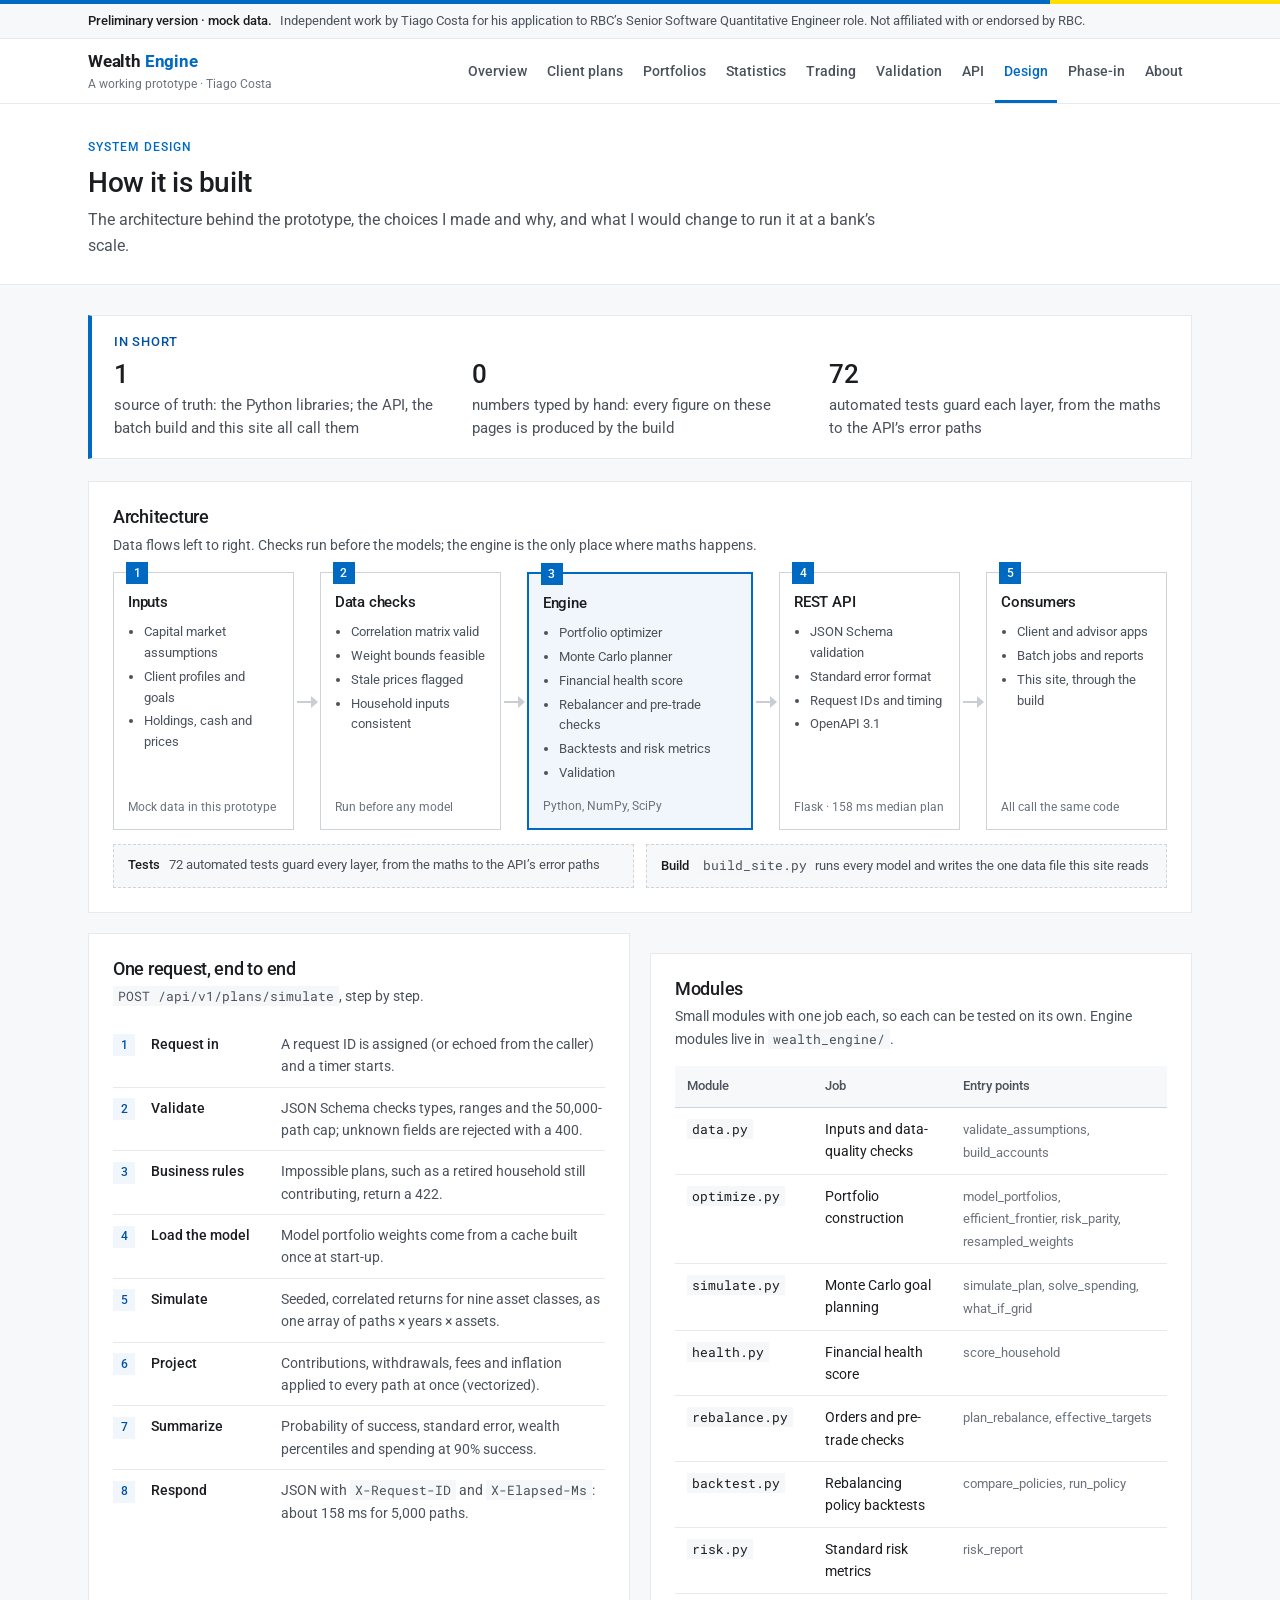
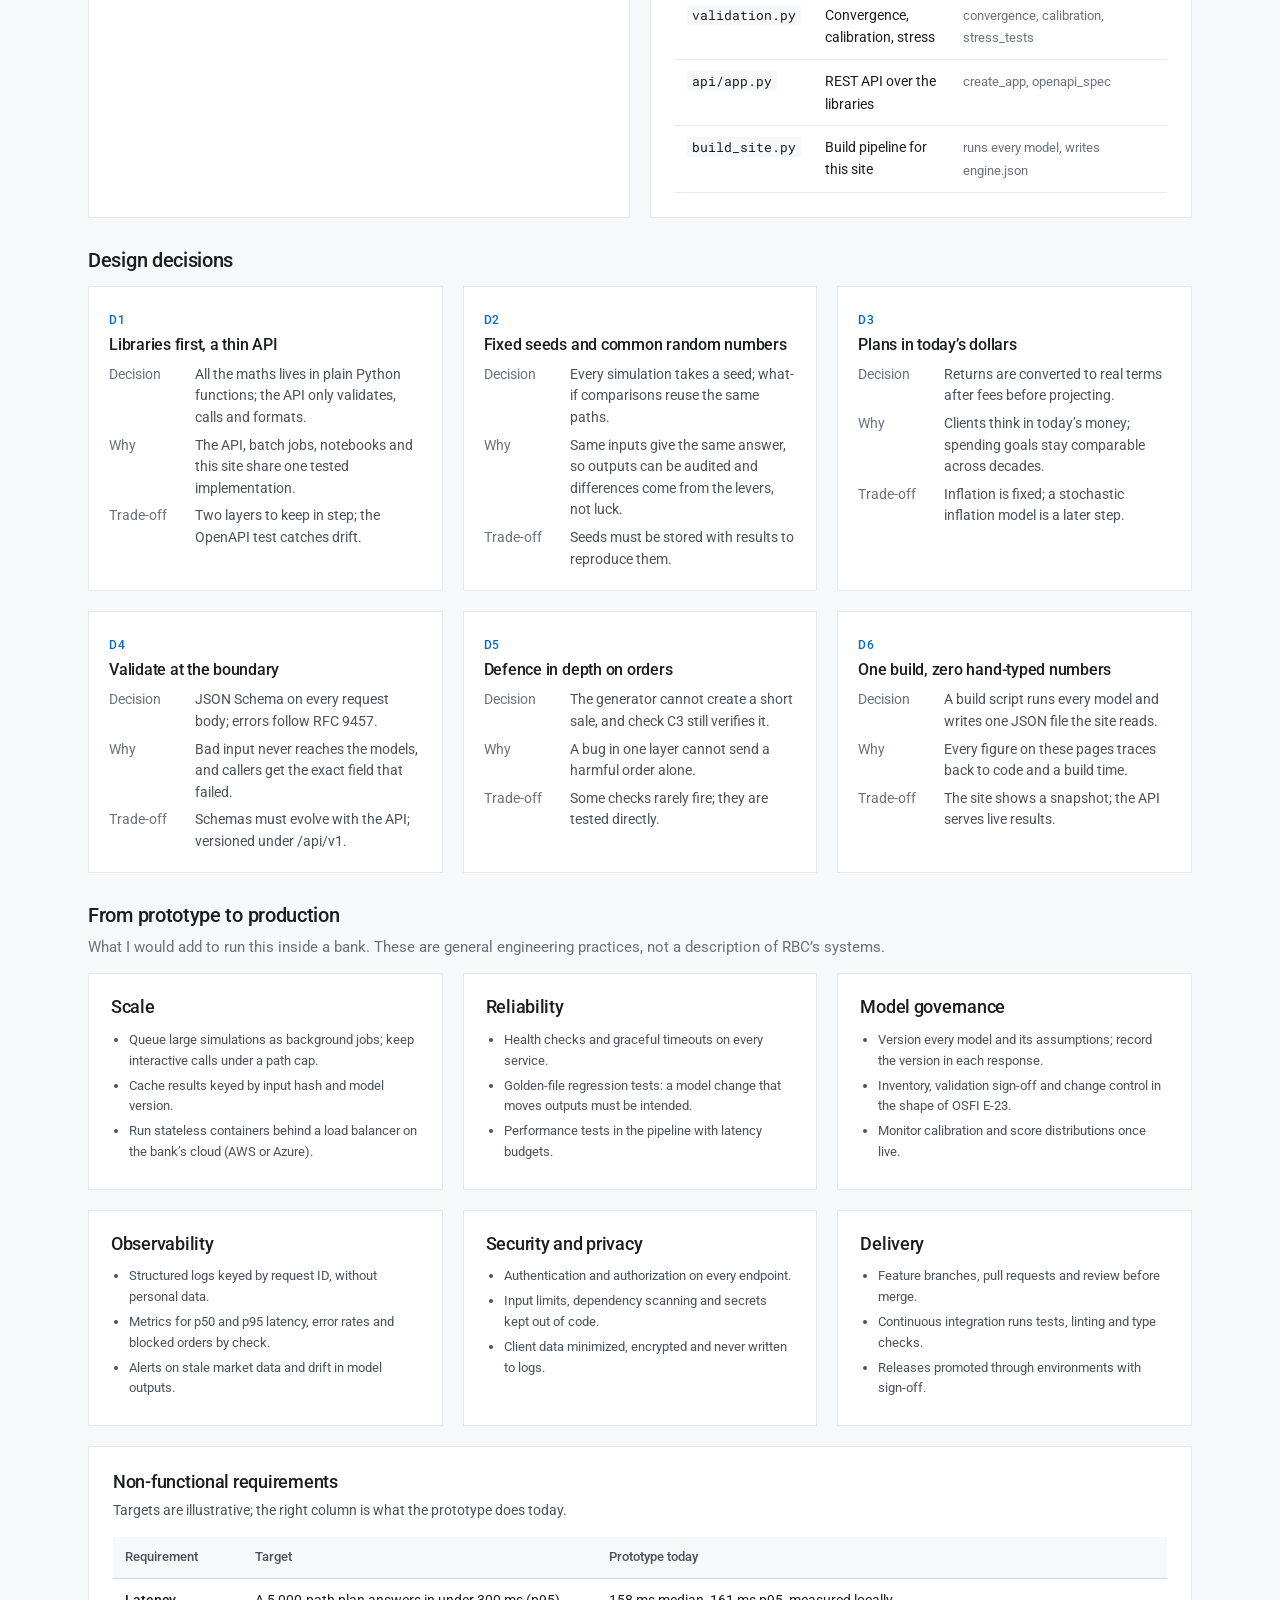
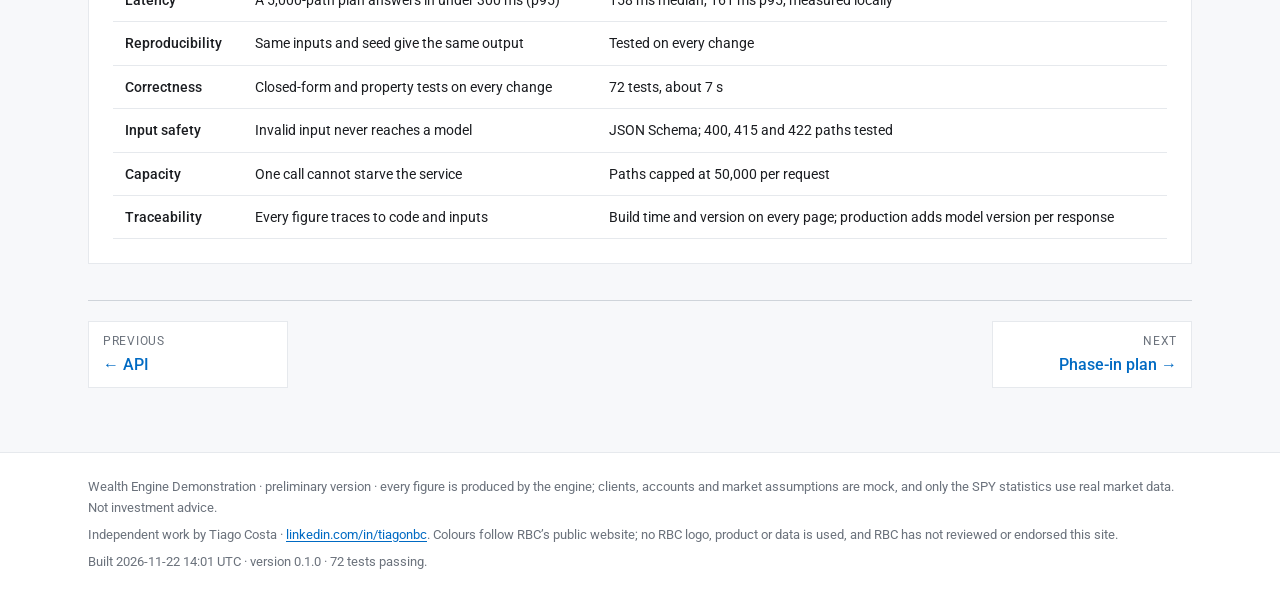
<file: docs/design/index.html>
<!doctype html>
<html lang="en">
<head>
  <meta charset="utf-8">
  <meta name="viewport" content="width=device-width, initial-scale=1">
  <meta name="robots" content="noindex">
  <title>System design · Wealth Engine Demonstration</title>
  <meta http-equiv="refresh" content="0; url=../#/design">
  <script>location.replace("../#/design");</script>
  <style>body { margin: 0; font: 15px/1.5 Roboto, Arial, sans-serif; color: #1b1d21; background: #fff; } p { margin: 40px 24px; }</style>
</head>
<body>
  <p>Opening the system design page&#8230; <a href="../#/design">continue</a></p>
</body>
</html>
</file>
